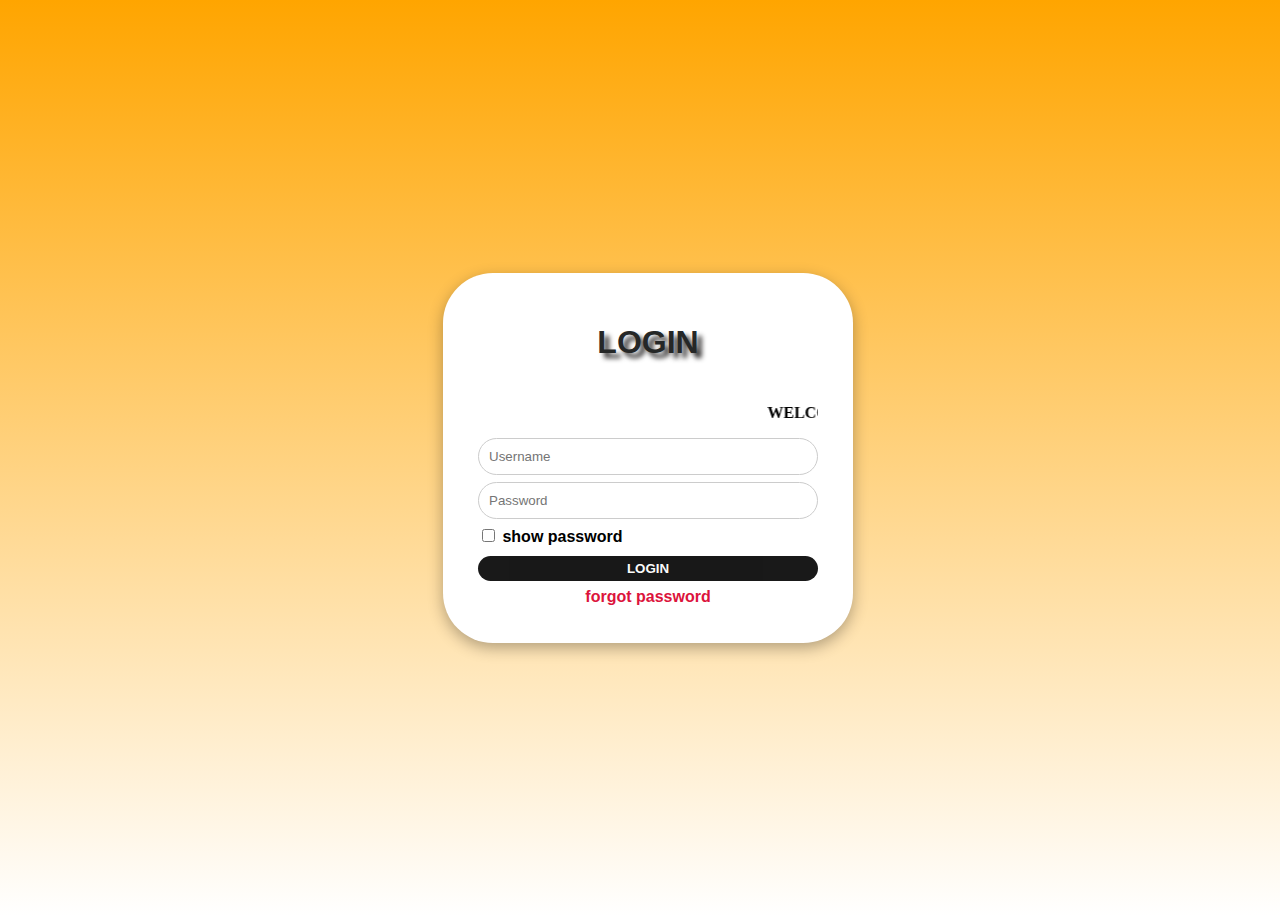
<file: index.html>
<!DOCTYPE html>
<link rel="stylesheet" href="TUBISLOGIN.css">
<head>
  
<script>
    function Login()
    {
        var username = document.getElementById("user").value;
        var password = document.getElementById("pass").value;
        if(username=="jemson"&& password=="cardo")
    {
       window.location.href="HOMEPAGE.html";
    }
        else
        {
            alert("incorrect to username or password");
        }
    }
    function showpass(checkbox)
    {
        var username = document.getElementById("user");
        var password = document.getElementById("pass");
        if(checkbox.checked==true)
    {
           password.setAttribute("type", "text");
    }
    else
    {
        password.setAttribute("type", "password");
    }
    }
</script>

</head>
<body>     <diV class="log">
        <h1 class="login"> LOGIN</h1> 
            <div class="inputs">
                <marquee><p style="font-family: 'Times New Roman'">WELCOME TO MY WEBSITE</p></marquee>
                <input class="inputuser"id="user" type="text" placeholder="Username" >
                <input class="inputuser" id="pass"type="password" placeholder="Password">
                    <div><input type="checkbox"onclick="showpass(this)" >
                        show password
                    </div>
                
                <button class="btn" onclick="Login()">LOGIN</button>
                <div class="forgot">
                    <a href="#">forgot password</a>
                </div>
                        </div>
            </div> 
        </div>
    
    
</body>
</file>
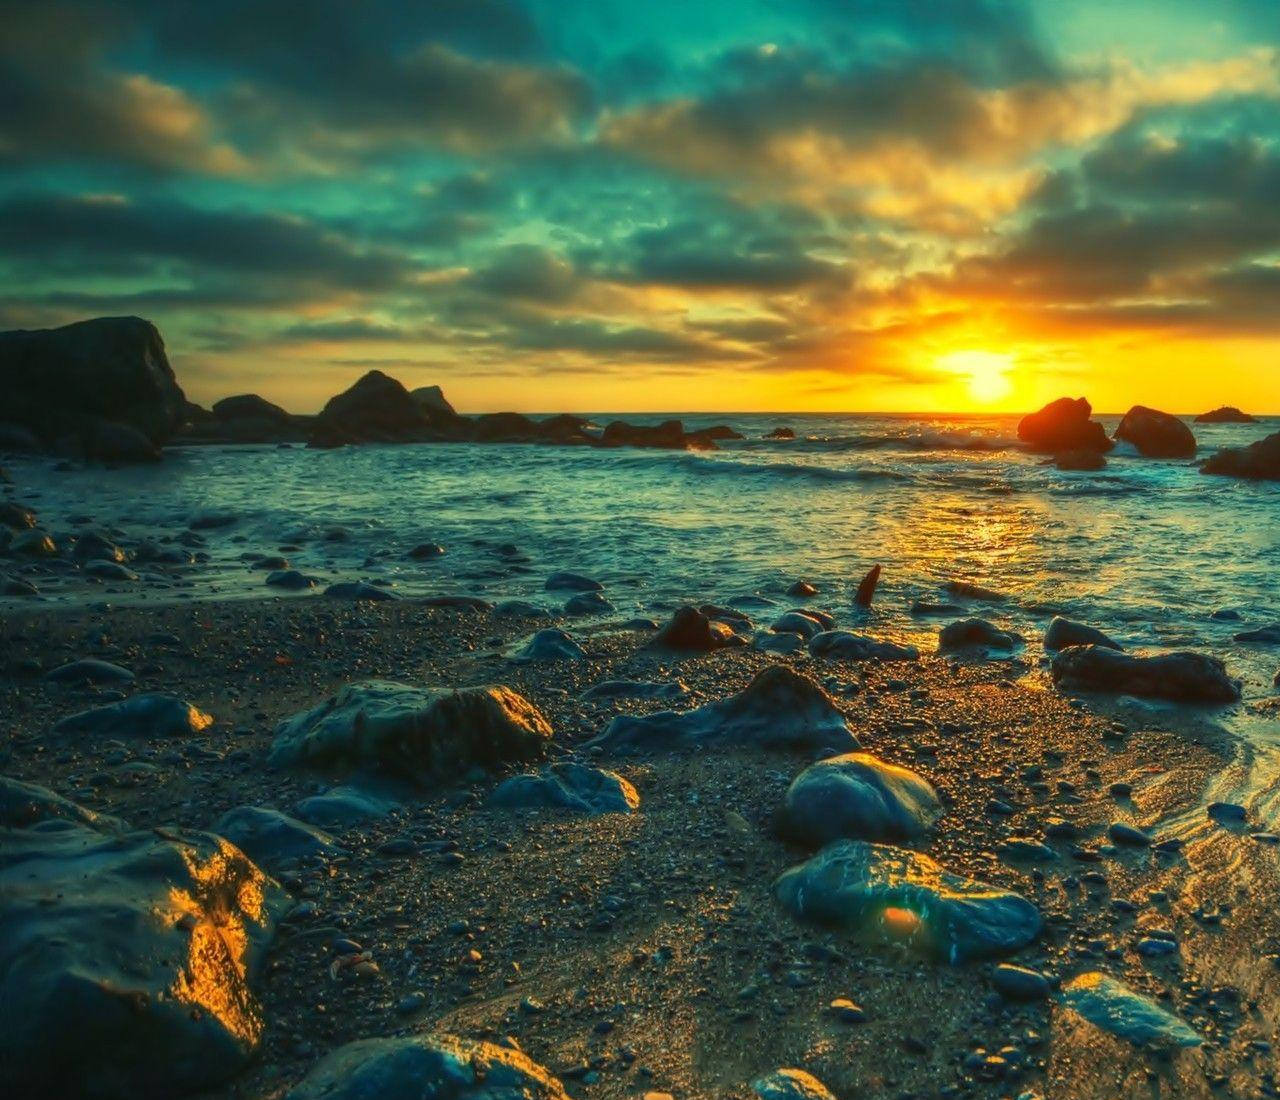
<file: about.html>
<!DOCTYPE html>
<html lang="en">
<head>
    <meta charset="UTF-8">
    <meta name="viewport" content="width=device-width, initial-scale=1.0">
    <title>About Luxmundi</title>
    <link rel="stylesheet" href="about.css">
</head>
<body>
    <div class="about-container">
            <h1>About Luxmundi</h1>
            The Luxmundi Cup 2024 is an esteemed annual event that brings together passionate individuals from various backgrounds to engage in friendly competition and celebrate excellence.
             This year, the event promises to be even more exciting, with participants showcasing their skills, teamwork, and dedication across a range of activities.
              My experience at the Luxmundi Cup 2024 has been nothing short of incredible. 
              From the opening ceremony to the final moments of the competition, I witnessed remarkable performances and the spirit of unity among participants. 
              The event not only challenged me to push my own limits but also inspired a sense of camaraderie, where everyone cheered for each other's success.
            The Luxmundi Cup is more than just a competition; it is a celebration of growth, collaboration, and achievement.
    </div>
</body>
</html>
</file>
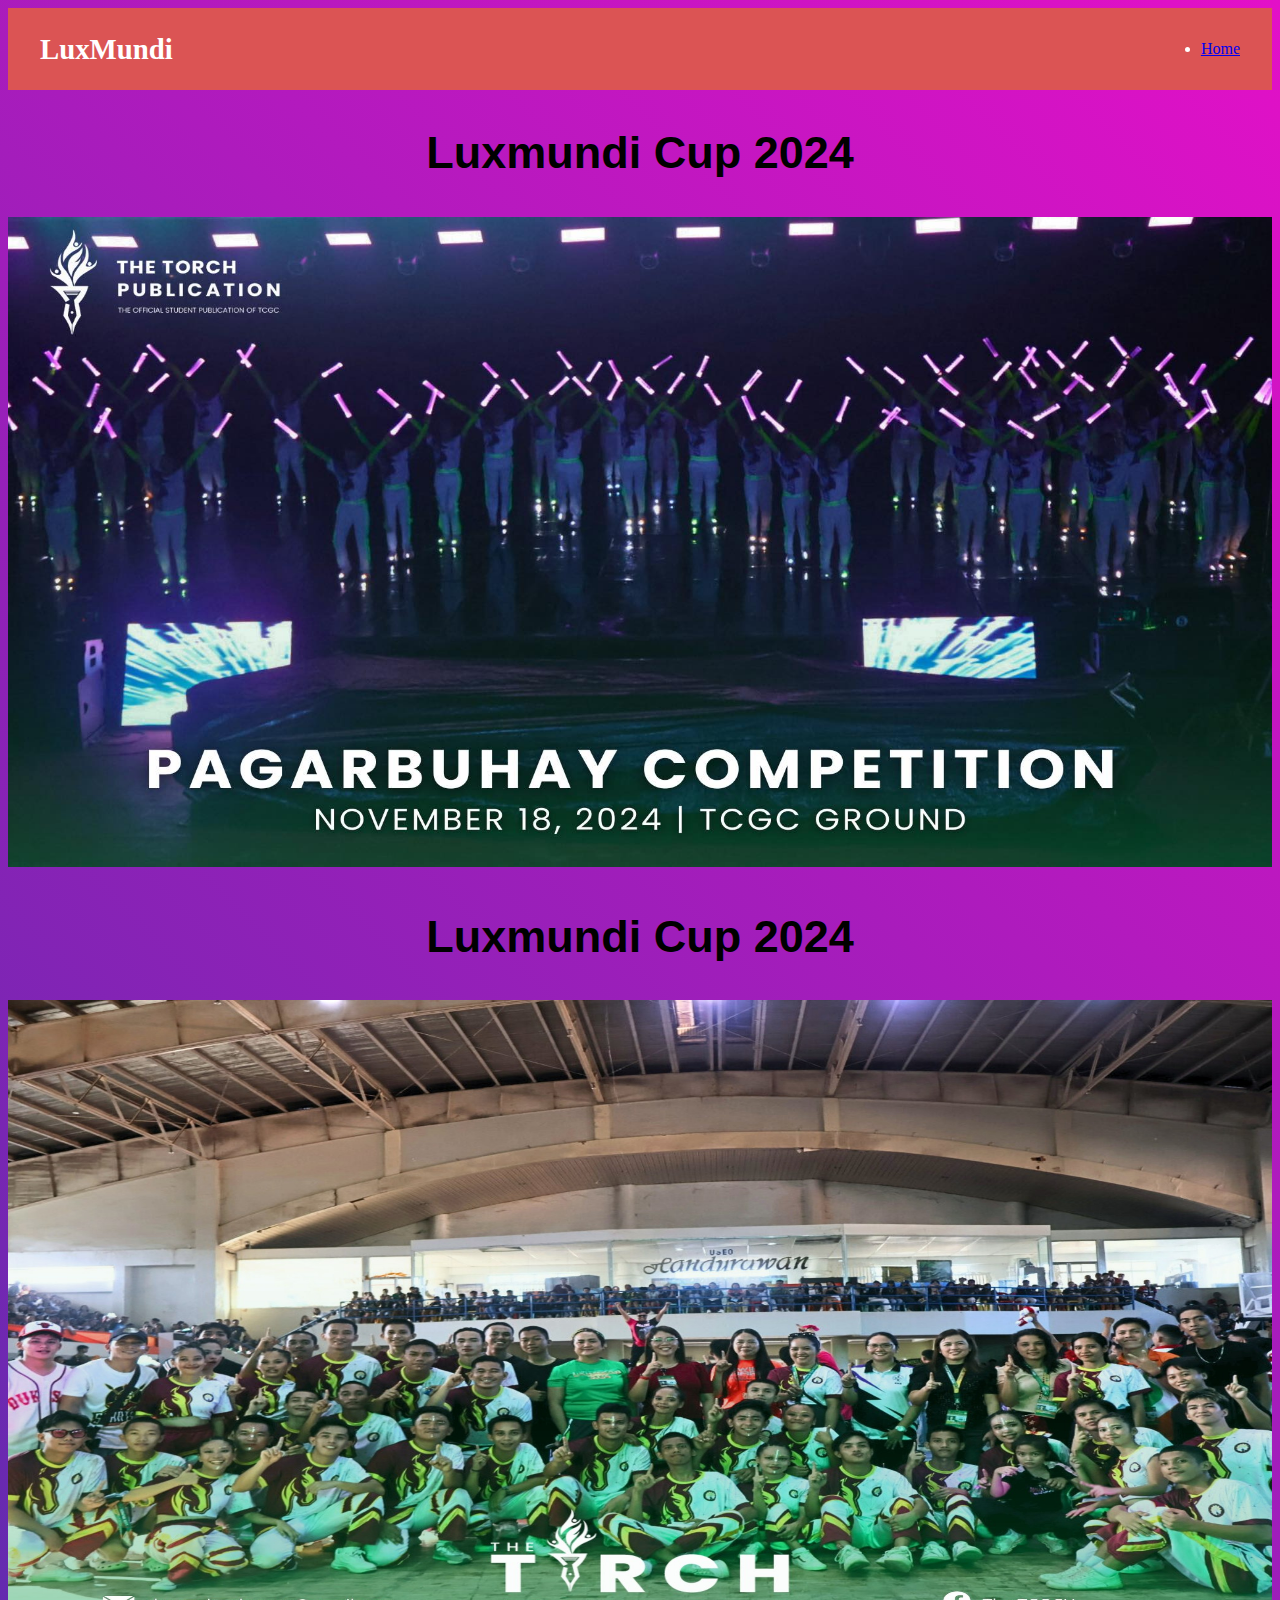
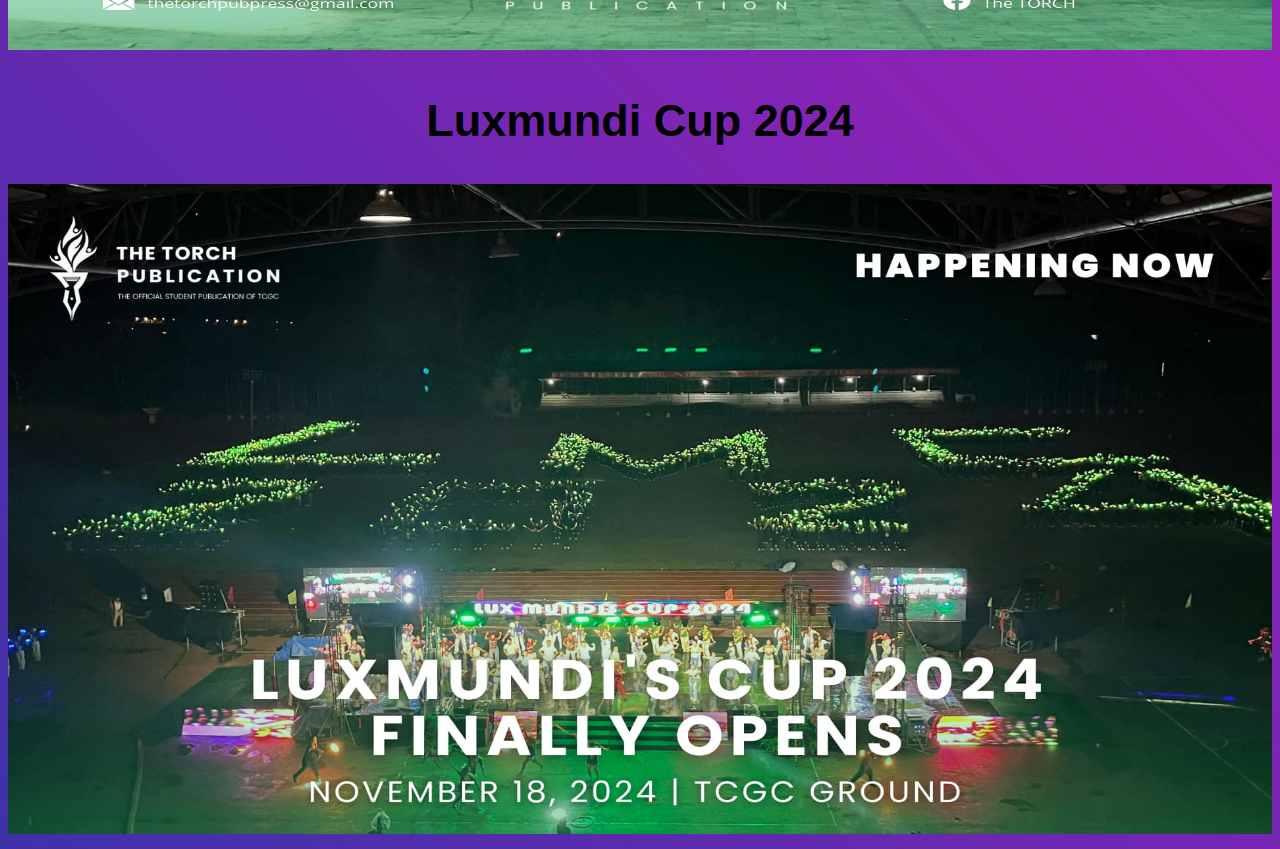
<file: event.html>
<!DOCTYPE html>
<html lang="en">
<head>
    <meta charset="UTF-8">
    <meta name="viewport" content="width=device-width, initial-scale=1.0">
    <link rel="stylesheet" href="event.css">
    <title>Document</title>
</head>
<body>
    <header>
        <div class="logo">LuxMundi</div>
        <nav>
            <ul>
                <li><a href="HOMEPAGE.html">Home</a></li>
            </ul>
        </nav>
    </header>

    <section class="About" id="About">
        <h2>Luxmundi Cup 2024</h2>
        <img src="nn.jpg" width="100%" height="650px">
    </section>
    <section class="About" id="About">
        <h2>Luxmundi Cup 2024</h2>
        <img src="ii.jpg" width="100%" height="650px">
    </section>
    <section class="About" id="About">
        <h2>Luxmundi Cup 2024</h2>
        <img src="mm.jpg" width="100%" height="650px">
    </section>
</body>
</html>
</file>
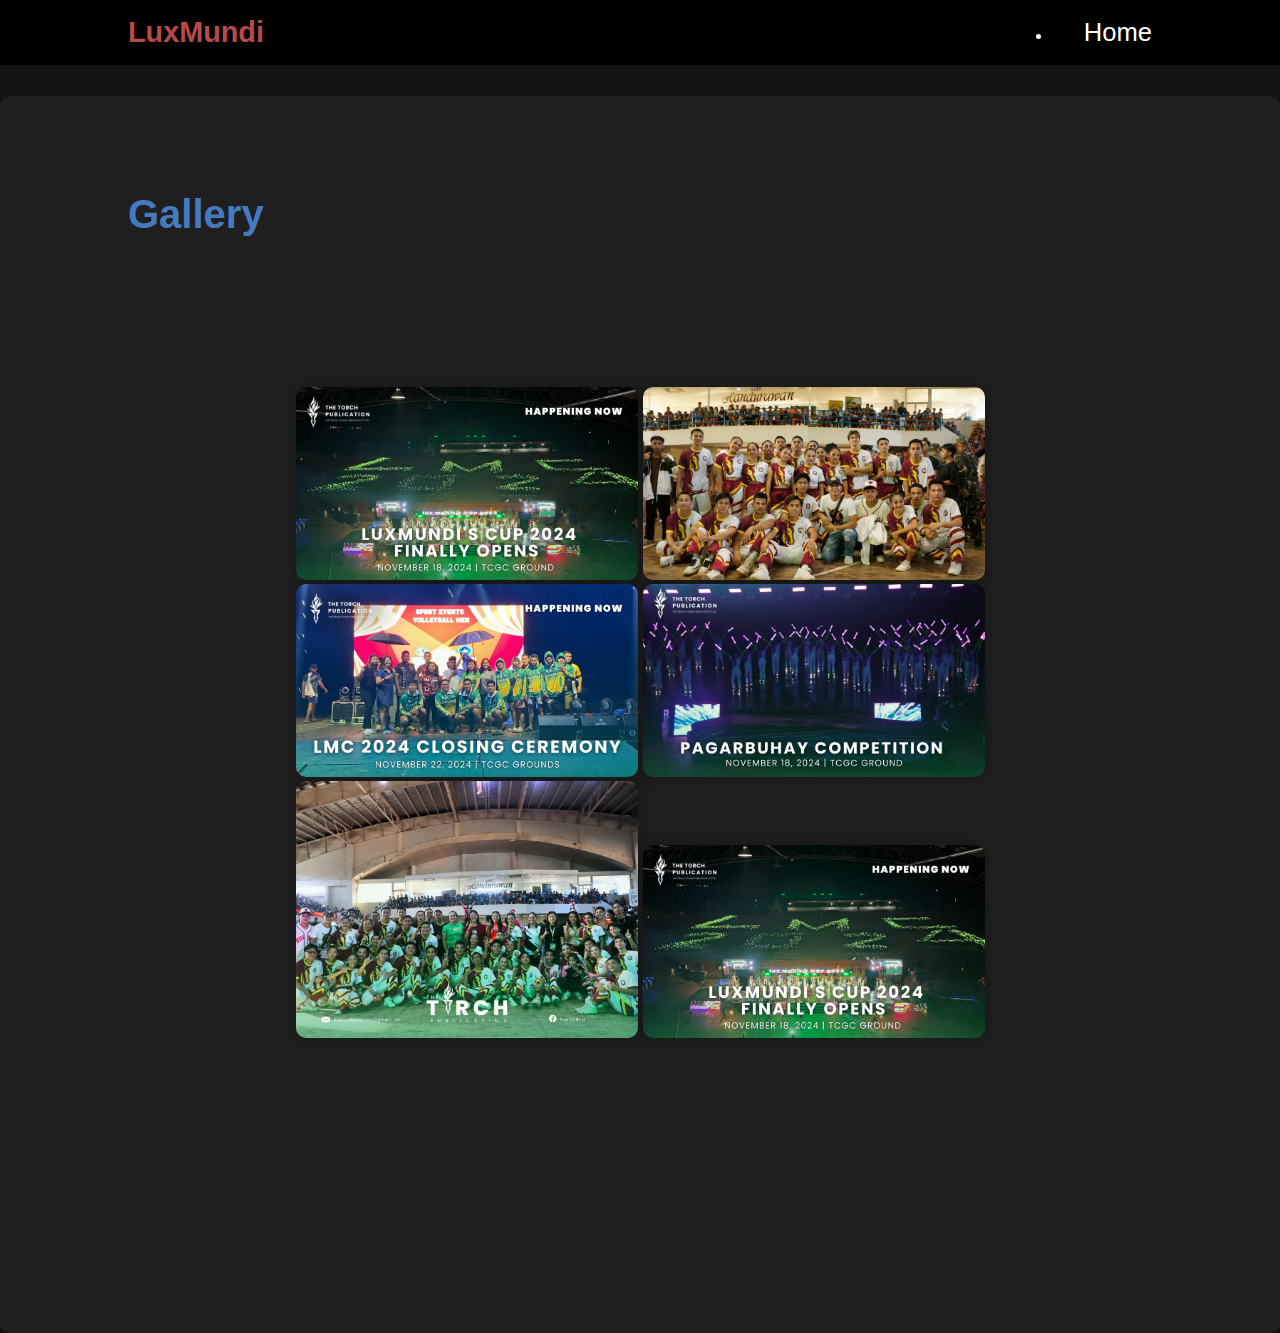
<file: gallery.html>
<!DOCTYPE html>
<html lang="en">
<head>
    <meta charset="UTF-8">
    <meta name="viewport" content="width=device-width, initial-scale=1.0">
    <link rel="stylesheet" href="gallery.css">
    <title>GALLERY</title>
</head>
<body>
    <header>
        <div class="logo">LuxMundi</div>
        <nav>
            <ul>
                <li><a href="HOMEPAGE.html">Home</a></li>
            </ul>
        </nav>
    </header>
    <section id="about" class="about-section">
        <h1>Gallery</h1>
        <div class="about-container">
            <img src="jj.jpg" alt="About Image" class="about-img">
            <img src="cgg.jpg" alt="About Image" class="about-img"> 
            <img src="pp.jpg" alt="About Image" class="about-img"> 
            <img src="yy.jpg" alt="About Image" class="about-img"> 
            <img src="ii.jpg" alt="About Image" class="about-img"> 
            <img src="mm.jpg" alt="About Image" class="about-img"> 
            <div class="about-content">
                <p></p>
            </div>
        </div>
    </section>
</body>
</html>
</file>
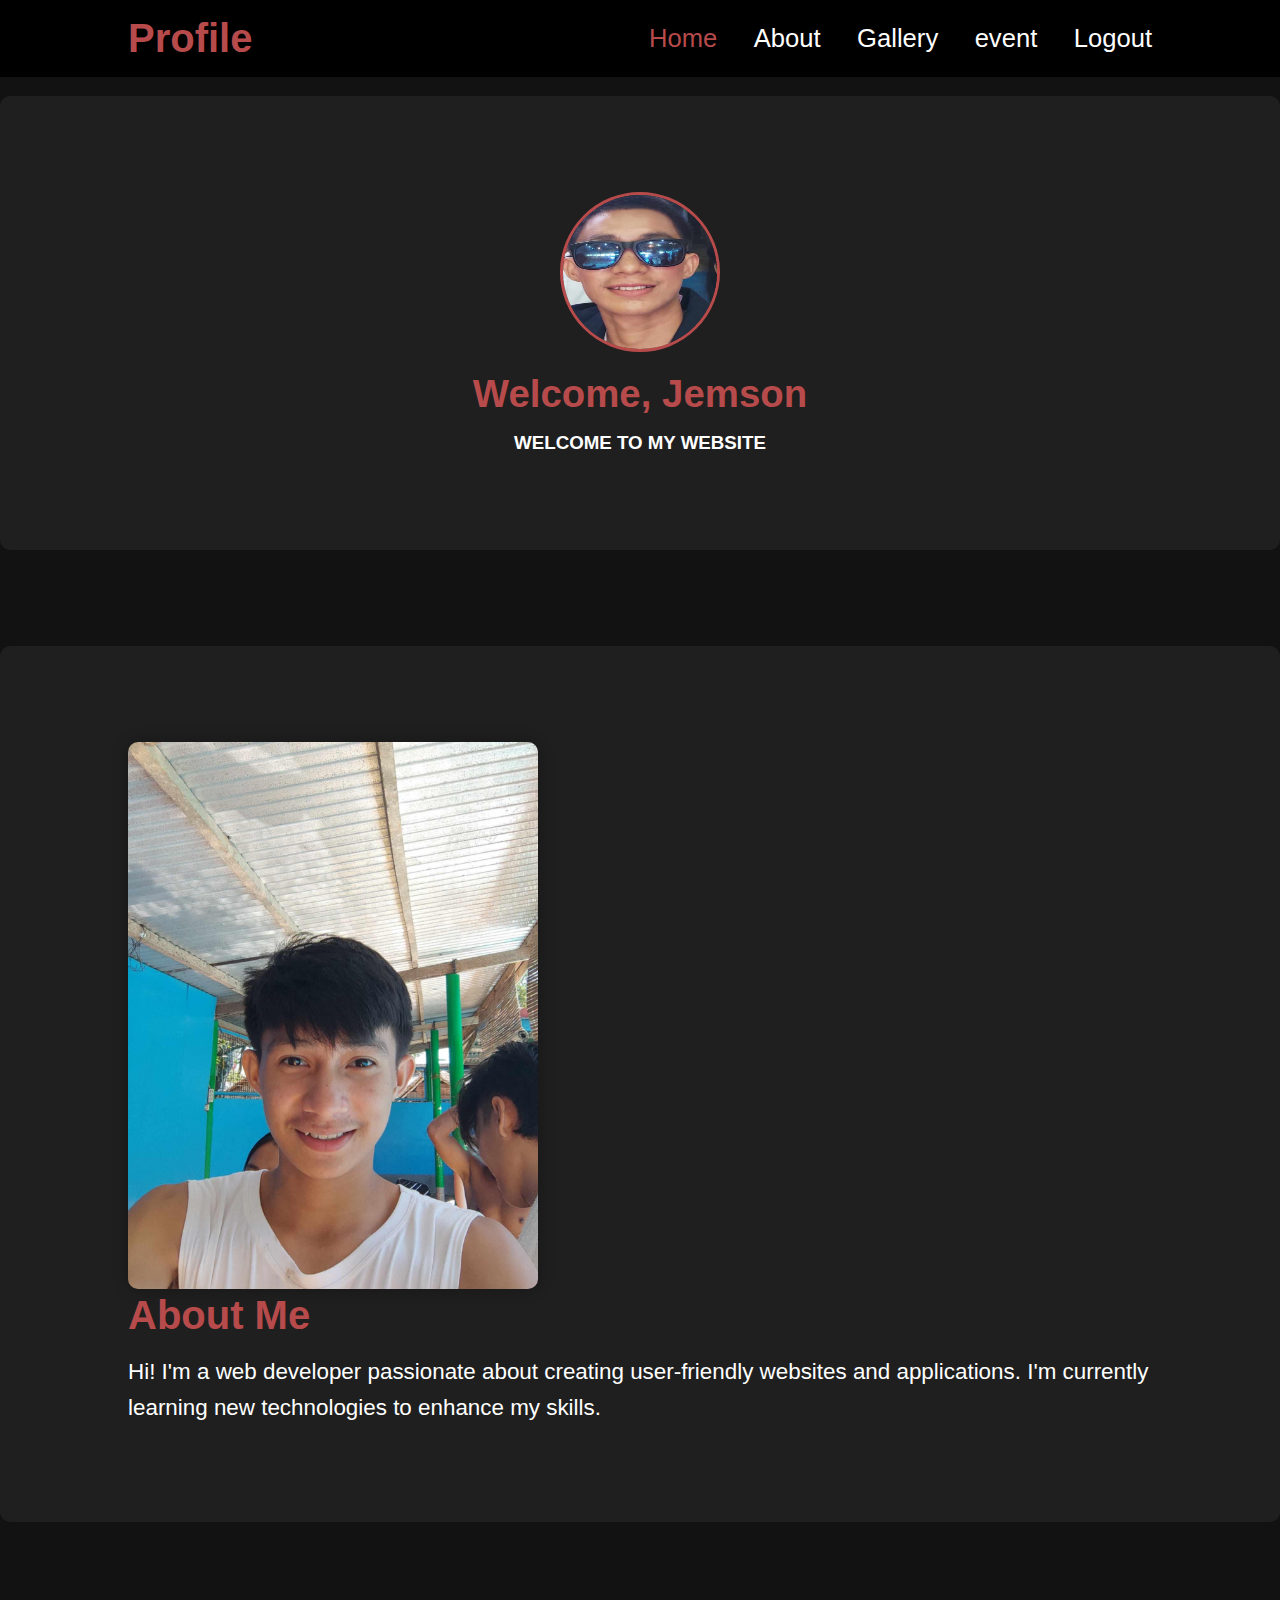
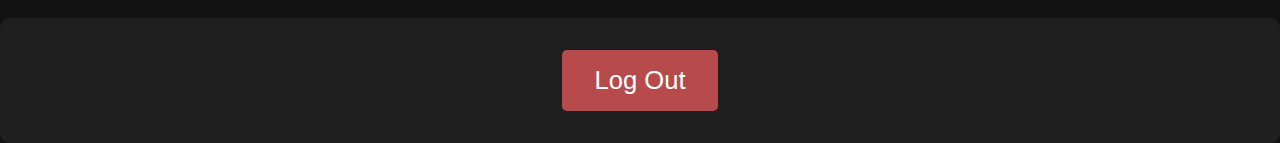
<file: HOMEPAGE.html>
<!DOCTYPE html>
<html lang="en">
<head>
    <meta charset="UTF-8">
    <meta name="viewport" content="width=device-width, initial-scale=1.0">
    <title>Home Page</title>
    <link rel="stylesheet" href="homepage.css">
</head>
<body>
    <header>
        <div class="logo">Profile</div>
        <nav>
            <a href="#profile" class="active">Home</a>
            <a href="about.html">About</a>
            <a href="gallery.html">Gallery</a>
            <a href="event.html">event</a>
            <a href="index.html">Logout</a>
        </nav>
    </header>

    <section id="profile" class="profile-section">
        <div class="profile-container">
            <img src="cardo.jpg" alt="Profile Picture" class="profile-img">
            <h1>Welcome, Jemson</h1>
            <h3>WELCOME TO MY WEBSITE</h3>
        </div>
    </section>

    <section id="about" class="about-section">
        <div class="about-container">
            <img src="ee.jpg" alt="About Image" class="about-img">
            <div class="about-content">
                <h2>About Me</h2>
                <p>Hi! I'm a web developer passionate about creating user-friendly websites and applications. I'm currently learning new technologies to enhance my skills.</p>
            </div>
        </div>
    </section>

    <section id="logout" class="logout-section">
        <div class="logout-container">
            <button class="logout-btn">Log Out</button>
        </div>
    </section>
</body>
</html>
</file>
<file: TUBISLOGIN.css>
body {
  background-color: #ffa500; /* Orange as a fallback color */
  background-image: linear-gradient(orange, white); /* Gradient background */
  display: flex;
  justify-content: center;
  align-items: center;
  height: 100vh;
  width: 100%;
  overflow-y: hidden;
  overflow-x: hidden;
  font-family: sans-serif;
  background-position: center;
}

.log {
  padding: 30px;
  border-radius: 50px;
  box-shadow: 0 5px 15px rgba(0, 0, 0, 0.3);
  width: 350px;
  height: 310px;    
  background-position: center;
  background-repeat: no-repeat;
  background-color: white; /* Adding a background color for the login box */
}

.inputs {
  display: flex;
  flex-direction: column;
  padding: 5px;
  justify-content: start;
}

.inputuser {
  border-radius: 30px;
  border-width: 1px;
  border-style: solid;
  border-color: #ccc;
  padding: 10px;
  margin-bottom: 7px; 
}

.btn {
  border-radius: 30px;
  text-align: center;
  background-color: black;
  padding: 5px;
  margin-bottom: 7px;
  color: rgb(250, 250, 250);
  font-weight: bolder;
  width: 100%;
  margin-top: 10px;
  cursor: pointer;
  border: none;
  opacity: 0.9;
  transition: background-color 0.3s ease;
}

.btn:hover {
  background-color: rgb(79, 78, 80);
}

.login {
  color: rgb(37, 39, 39);
  font: bold;
  text-shadow: 5px 5px 5px #2e2c2c;
  text-align: center;
  font-family: sans-serif;
}

.inputs {
  font-weight: bolder;
}

.forgot {
  text-align: center;
  margin-bottom: 10px;
}

a {
  color: crimson;
  text-decoration: none;
}

a:hover {
  text-decoration: underline;
}
</file>
<file: about.css>
body {
    font-family: Arial, sans-serif;
    background-image:url(cc.jpg);
    margin: 0;
    padding: 100px;
    display: flex;
    justify-content: center;
    align-items: center;
    height: 100vh;
}

.about-container {
    padding: 30px;
    border-radius: 8px;
    box-shadow: 0 4px 10px rgba(0, 0, 0, 0.1);
    text-align: center;
    width: 80%;
    max-width: 600px;
    font-size: 1.9em;
    margin-bottom: 100px;
    opacity: 0; 
    transform: translateY(20px); 
    animation: fadeInUp 1s ease-out forwards;
}

h1 {
    font-size: 2.5em;
    color: #457ac0;
    margin-bottom: 15px;
}

.luxmundi-description {
    font-size: 1.2em;
    color: #fff;
    background-color: #4caf50; 
    padding: 15px;
    border-radius: 5px;
    line-height: 1.6;
    margin-top: 20px;
}

@keyframes fadeInUp {
    0% {
        opacity: 0;
        transform: translateY(20px); 
    }
    100% {
        opacity: 1;
        transform: translateY(0);
    }
}
</file>
<file: event.css>
body{
    background-image: linear-gradient(45deg,#3e32a8,#e310c7);
}
.about{
    text-align: center;
    font-family: sans-serif;
    font-size: 4px;  
}
header {
    display: flex;
    justify-content: space-between;
    align-items: center;
    background-color: #db5454;
    color: #fff;
    padding: 1rem 2rem;
}

header .logo {
    font-size: 1.8rem;
    font-weight: bold;
}

@media (max-width:350px) {
    
}
.About {
    text-align: center;
    font-family: sans-serif;
    font-size: 30px;
}
</file>
<file: gallery.css>
* {
    margin: 0;
    padding: 0;
    box-sizing: border-box;
    font-family: 'Poppins', sans-serif;
}

body {
    background-color: #121212; /* Dark background color for the whole page */
    color: white;
    overflow-x: hidden;
    font-size: 16px;
}

header .logo {
    font-size: 1.8rem;
    font-weight: bold;
}


header {
    display: flex;
    justify-content: space-between;
    align-items: center;
    padding: 1rem 10%;
    background-color: black; /* Dark background for header */
    position: fixed;
    width: 100%;
    top: 0;
    z-index: 1000;
}
h1 {
    font-size: 2.5em;
    color: #457ac0;
    margin-bottom: 1000px;
}
.logo {
    font-size: 2.5rem;
    color: #b74b4b;
    font-weight: bold;
}

nav a {
    margin-left: 2rem;
    font-size: 1.6rem;
    color: white;
    text-decoration: none;
    transition: color 0.3s ease;
}

nav a:hover, nav a.active {
    color: #b74b4b;
}

section {
    padding: 6rem 10%;
    margin-top: 6rem;
    background-color: #1f1f1f; /* Light gray background for sections */
    border-radius: 10px;
}

.profile-section {
    text-align: center;
}

.profile-img {
    width: 10rem;
    height: 10rem;
    border-radius: 50%;
    border: 3px solid #b74b4b;
    margin-bottom: 1rem;
}

.profile-container h1 {
    font-size: 2.4rem;
    margin-bottom: 1rem;
    color: #b74b4b;
}

.about-section {
    display: flex;
    align-items: center;
    gap: 2rem;
}

.about-img {
    width: 40%;
    border-radius: 10px;
    box-shadow: 0 0 15px rgba(0, 0, 0, 0.3);
}

.about-content h2 {
    font-size: 2.5rem;
    color: #b74b4b;
    margin-bottom: 1rem;
}

.about-content p {
    font-size: 1.4rem;
    line-height: 1.6;
}

.logout-section {
    text-align: center;
    padding: 2rem;
}

.logout-btn {
    padding: 1rem 2rem;
    background-color: #b74b4b;
    color: white;
    border: none;
    border-radius: 5px;
    font-size: 1.6rem;
    cursor: pointer;
    transition: background-color 0.3s ease, transform 0.2s ease;
}

.logout-btn:hover {
    background-color: white;
    color: #b74b4b;
    transform: scale(1.05);
}
</file>
<file: homepage.css>
* {
    margin: 0;
    padding: 0;
    box-sizing: border-box;
    font-family: 'Poppins', sans-serif;
}

body {
    background-color: #121212; /* Dark background color for the whole page */
    color: white;
    overflow-x: hidden;
    font-size: 16px;
}

header {
    display: flex;
    justify-content: space-between;
    align-items: center;
    padding: 1rem 10%;
    background-color: black; /* Dark background for header */
    position: fixed;
    width: 100%;
    top: 0;
    z-index: 1000;
}

.logo {
    font-size: 2.5rem;
    color: #b74b4b;
    font-weight: bold;
}

nav a {
    margin-left: 2rem;
    font-size: 1.6rem;
    color: white;
    text-decoration: none;
    transition: color 0.3s ease;
}

nav a:hover, nav a.active {
    color: #b74b4b;
}

section {
    padding: 6rem 10%;
    margin-top: 6rem;
    background-color: #1f1f1f; /* Light gray background for sections */
    border-radius: 10px;
}

.profile-section {
    text-align: center;
}

.profile-img {
    width: 10rem;
    height: 10rem;
    border-radius: 50%;
    border: 3px solid #b74b4b;
    margin-bottom: 1rem;
}

.profile-container h1 {
    font-size: 2.4rem;
    margin-bottom: 1rem;
    color: #b74b4b;
}

.about-section {
    display: flex;
    align-items: center;
    gap: 2rem;
}

.about-img {
    width: 40%;
    border-radius: 10px;
    box-shadow: 0 0 15px rgba(0, 0, 0, 0.3);
}

.about-content h2 {
    font-size: 2.5rem;
    color: #b74b4b;
    margin-bottom: 1rem;
}

.about-content p {
    font-size: 1.4rem;
    line-height: 1.6;
}

.logout-section {
    text-align: center;
    padding: 2rem;
}

.logout-btn {
    padding: 1rem 2rem;
    background-color: #b74b4b;
    color: white;
    border: none;
    border-radius: 5px;
    font-size: 1.6rem;
    cursor: pointer;
    transition: background-color 0.3s ease, transform 0.2s ease;
}

.logout-btn:hover {
    background-color: white;
    color: #b74b4b;
    transform: scale(1.05);
}
</file>
